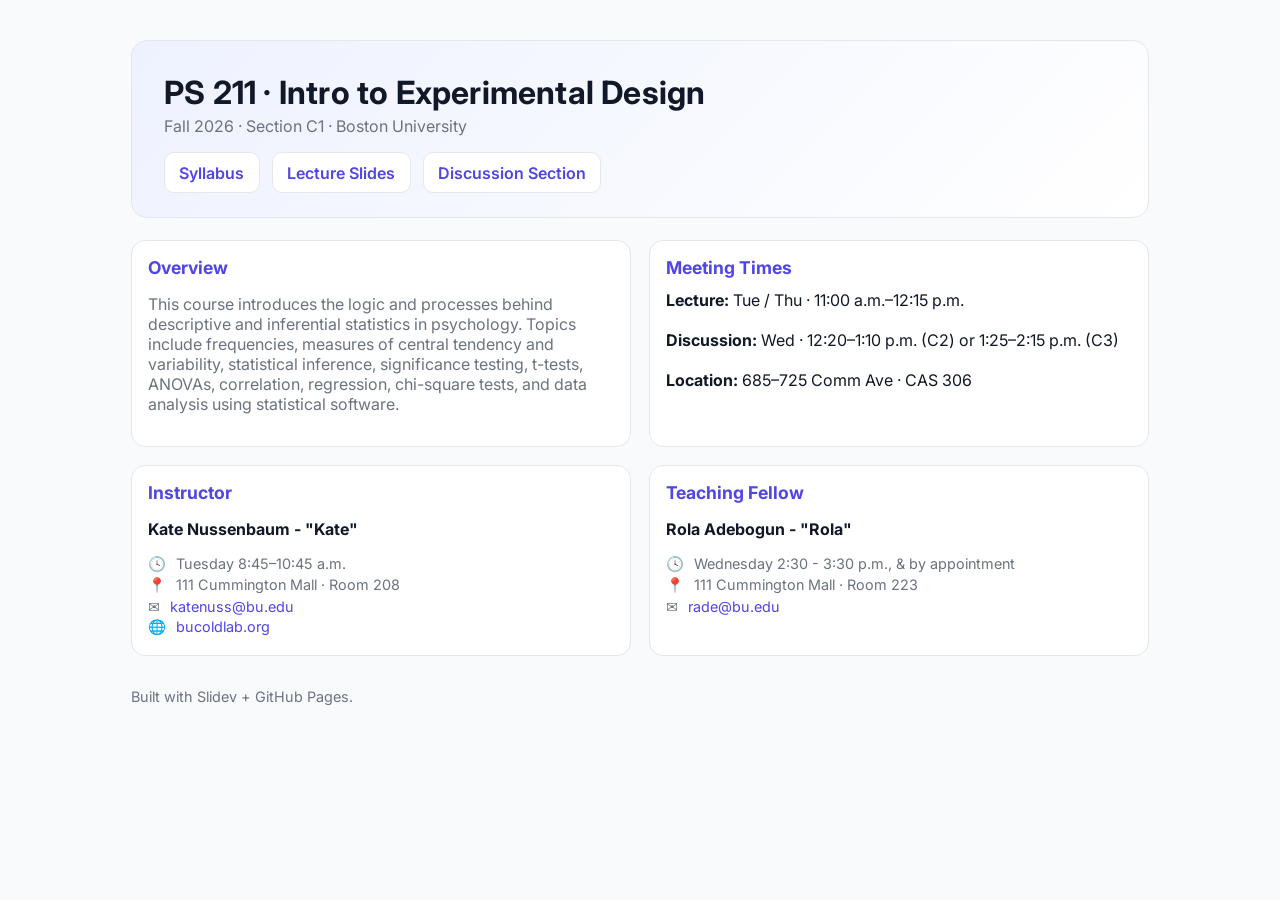
<file: public/index.html>
<!doctype html>
<meta charset="utf-8">
<meta name="viewport" content="width=device-width,initial-scale=1">
<title>PS 211 · Intro to Experimental Design (Fall 2026)</title>
<link rel="preconnect" href="https://fonts.googleapis.com"><link rel="preconnect" href="https://fonts.gstatic.com" crossorigin>
<link href="https://fonts.googleapis.com/css2?family=Inter:wght@400;600;700&display=swap" rel="stylesheet">
<style>
  :root{--indigo:#4f46e5;--text:#111827;--muted:#6b7280;--bg:#f8fafc;--card:#ffffff;--ring:#e5e7eb}
  *{box-sizing:border-box} body{margin:0;font-family:Inter,system-ui,Segoe UI,Arial,sans-serif;color:var(--text);background:var(--bg)}
  .wrap{max-width:1050px;margin:2.5rem auto;padding:0 1rem}
  .hero{background:linear-gradient(135deg,#eef2ff,#ffffff);border:1px solid var(--ring);border-radius:16px;padding:2rem 2rem 1.5rem}
  .hero h1{margin:0 0 .25rem;font-size:2rem;letter-spacing:.2px}
  .hero p{margin:.2rem 0;color:var(--muted)}
  .cta{display:flex;gap:.75rem;flex-wrap:wrap;margin-top:1rem}
  .btn{display:inline-flex;align-items:center;gap:.5rem;padding:.6rem .9rem;border-radius:10px;text-decoration:none;font-weight:600;border:1px solid var(--ring);background:#fff}
  .btn.primary{background:var(--indigo);color:#fff;border-color:transparent}
  .grid{display:grid;grid-template-columns:repeat(3,minmax(0,1fr));gap:16px;margin-top:22px}
  @media (max-width:900px){.grid{grid-template-columns:1fr}}
  .card{background:var(--card);border:1px solid var(--ring);border-radius:14px;padding:16px}
  .card h3{margin:.2rem 0 .5rem;font-size:1.05rem}
  .list{padding:0;margin:.6rem 0 0;list-style:none}
  .list li{margin:.25rem 0}
  .list a{text-decoration:none;color:var(--indigo)}
  .muted{color:var(--muted)}
  .pill{display:inline-block;font-size:.8rem;color:#fff;background:var(--indigo);padding:.15rem .5rem;border-radius:999px}
  .foot{margin:2rem 0 1rem;color:var(--muted);font-size:.9rem}


.card h3 {
  margin-top: 0;
  font-size: 1.1rem;
  color: var(--indigo);
}

.small {
  font-size: 0.9rem;
  color: var(--muted);
  margin: 0.2rem 0;
}

.emoji {
  margin-right: 0.4rem;
}

.meeting-list li {
  margin-bottom: 0.9rem;
  line-height: 1.6;
}

a {
  color: var(--indigo);
  text-decoration: none;
}

a:hover {
  text-decoration: underline;
}

/* optional: slightly larger grid gap for four cards */
.grid {
  display: grid;
  grid-template-columns: repeat(2, minmax(0, 1fr));
  gap: 18px;
}

@media (max-width: 900px) {
  .grid {
    grid-template-columns: 1fr;
  }
}
</style>

<div class="wrap">
  <div class="hero">
    <h1>PS 211 · Intro to Experimental Design</h1>
    <p>Fall 2026 · Section C1 · Boston University</p>
    <div class="cta">
      <a class="btn" href="syllabus.html"> Syllabus</a>
      <a class="btn" href="slides/"> Lecture Slides</a>
      <a class="btn" href="discussion/"> Discussion Section</a>
    </div>
  </div>


<div class="grid">
  <!-- Overview -->
  <div class="card">
    <h3>Overview</h3>
    <p class="muted">
      This course introduces the logic and processes behind descriptive and inferential
      statistics in psychology. Topics include frequencies, measures of central tendency
      and variability, statistical inference, significance testing, t-tests, ANOVAs,
      correlation, regression, chi-square tests, and data analysis using statistical software.
    </p>
  </div>

    <!-- Meeting Times -->
  <div class="card">
    <h3>Meeting Times</h3>
    <ul class="list meeting-list">
      <li>
        <strong>Lecture:</strong> Tue / Thu · 11:00 a.m.–12:15 p.m.
      </li>
      <li>
        <strong>Discussion:</strong> Wed · 12:20–1:10 p.m. (C2) or 1:25–2:15 p.m. (C3)
      </li>
      <li>
        <strong>Location:</strong> 685–725 Comm Ave · CAS 306
      </li>
    </ul>
  </div>

  <!-- Instructor -->
  <div class="card">
    <h3>Instructor</h3>
    <p><strong>Kate Nussenbaum - "Kate" </strong></p>
    <p class="small"><span class="emoji">🕓</span> Tuesday 8:45–10:45 a.m.</p>
    <p class="small"><span class="emoji">📍</span> 111 Cummington Mall · Room 208</p>
    <p class="small"><span class="emoji">✉️</span> <a href="mailto:katenuss@bu.edu">katenuss@bu.edu</a></p>
    <p class="small"><span class="emoji">🌐</span> <a href="https://bucoldlab.org" target="_blank">bucoldlab.org</a></p>
  </div>

  <!-- Teaching Fellow -->
  <div class="card">
    <h3>Teaching Fellow</h3>
    <p><strong>Rola Adebogun - "Rola" </strong></p>
    <p class="small"><span class="emoji">🕓</span> Wednesday 2:30 - 3:30 p.m., & by appointment</p>
    <p class="small"><span class="emoji">📍</span> 111 Cummington Mall · Room 223</p>
    <p class="small"><span class="emoji">✉️</span> <a href="mailto:rade@bu.edu">rade@bu.edu</a></p>
  </div>


</div>

  <p class="foot">Built with Slidev + GitHub Pages.</p>
</div>
</file>
